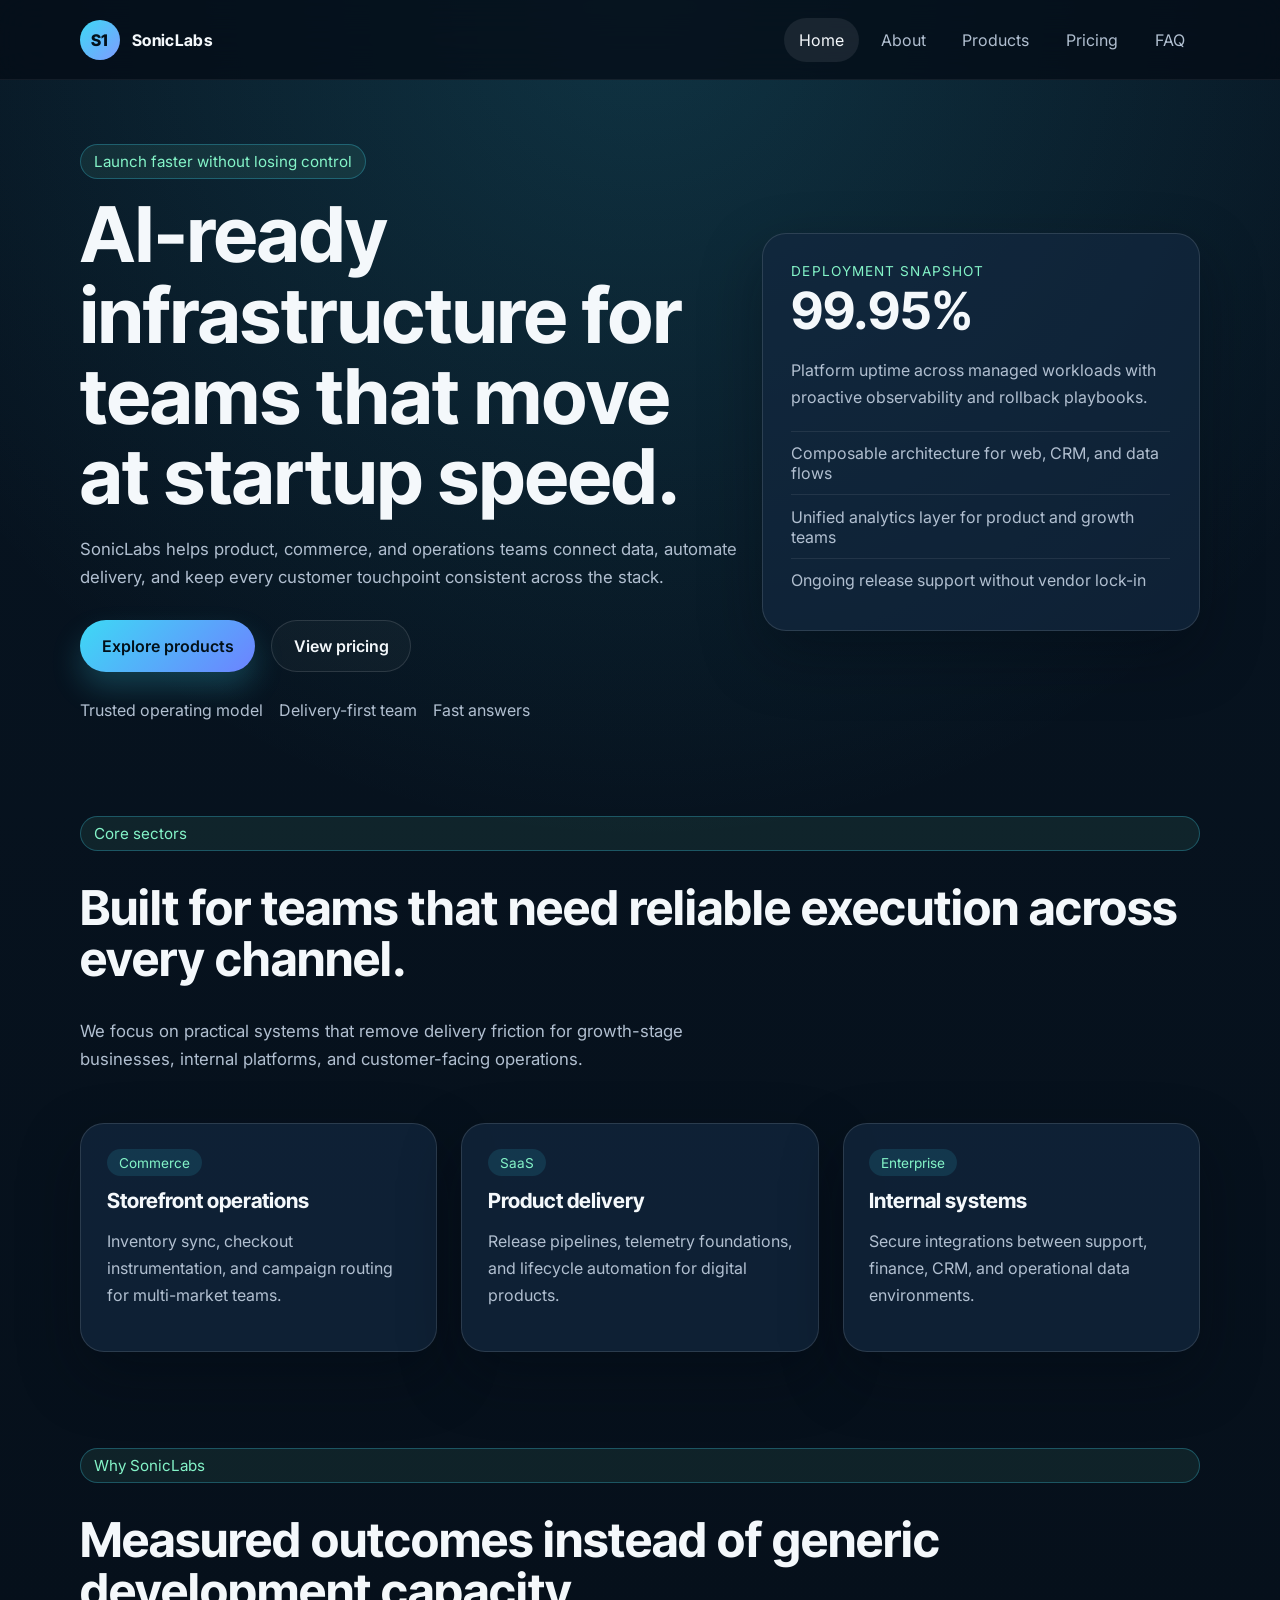
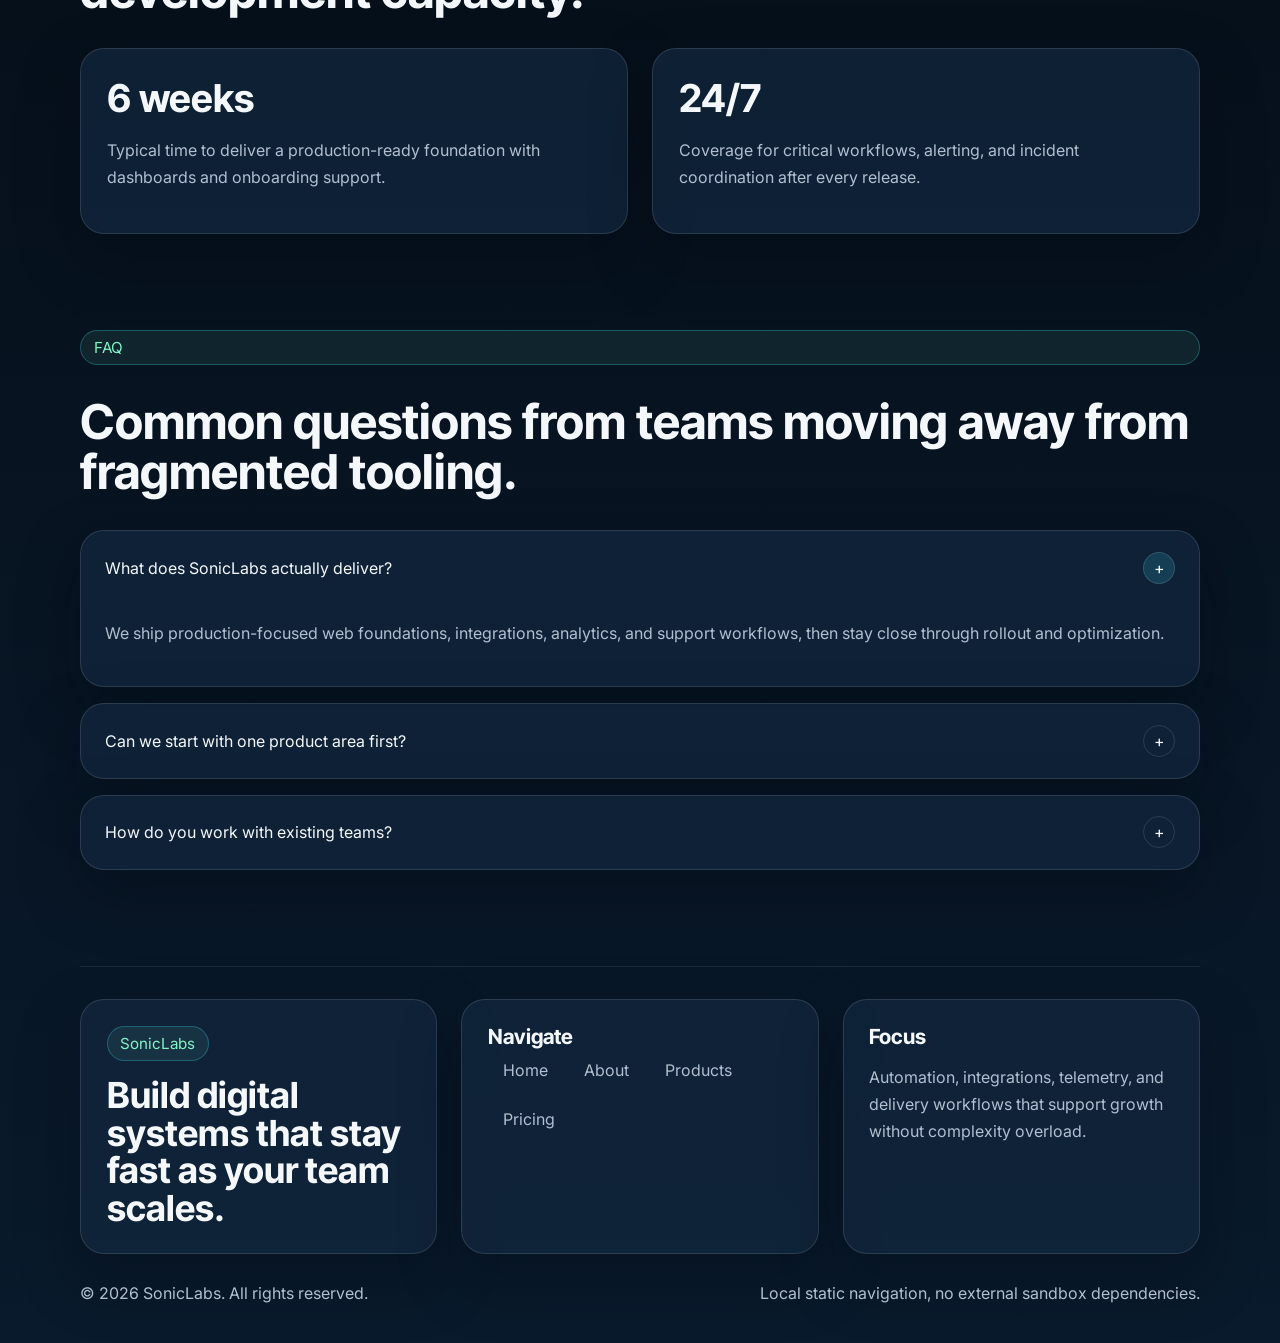
<file: soniclabs/index.html>
<!DOCTYPE html>
<html lang="en">
  <head>
    <meta charset="UTF-8">
    <meta name="viewport" content="width=device-width, initial-scale=1.0">
    <meta
      name="description"
      content="SonicLabs builds resilient AI-ready data and integration systems for growing digital teams."
    >
    <link href="css2.css" rel="stylesheet">
    <link href="site.css" rel="stylesheet">
    <link rel="icon" type="image/svg+xml" href="favicon.svg">
    <title>SonicLabs — AI-ready digital infrastructure</title>
  </head>
  <body>
    <div class="page-shell">
      <header class="site-header">
        <div class="container site-header__inner">
          <a class="brand" href="./">
            <span class="brand__mark">S1</span>
            <span>SonicLabs</span>
          </a>
          <nav class="site-nav" aria-label="Primary navigation">
            <button class="nav-toggle" type="button" aria-expanded="false" aria-label="Toggle menu" data-nav-toggle>
              <span class="nav-toggle__line"></span>
              <span class="nav-toggle__line"></span>
              <span class="nav-toggle__line"></span>
            </button>
            <div class="site-nav__links" data-nav-menu>
              <a href="./" aria-current="page">Home</a>
              <a href="about/">About</a>
              <a href="products/">Products</a>
              <a href="pricing/">Pricing</a>
              <a href="#faq">FAQ</a>
            </div>
          </nav>
        </div>
      </header>

      <main>
        <section class="hero">
          <div class="container hero__grid">
            <div class="hero__copy">
              <div class="eyebrow">Launch faster without losing control</div>
              <h1>AI-ready infrastructure for teams that move at startup speed.</h1>
              <p>
                SonicLabs helps product, commerce, and operations teams connect data, automate delivery,
                and keep every customer touchpoint consistent across the stack.
              </p>
              <div class="hero__actions">
                <a class="button" href="products/">Explore products</a>
                <a class="button-secondary" href="pricing/">View pricing</a>
              </div>
              <div class="hero__meta">
                <a href="#sectors">Trusted operating model</a>
                <a href="about/#team">Delivery-first team</a>
                <a href="#faq">Fast answers</a>
              </div>
            </div>
            <div class="panel hero-card">
              <div class="hero-card__label">Deployment snapshot</div>
              <div class="hero-card__value">99.95%</div>
              <p>Platform uptime across managed workloads with proactive observability and rollback playbooks.</p>
              <ul class="hero-card__list">
                <li>Composable architecture for web, CRM, and data flows</li>
                <li>Unified analytics layer for product and growth teams</li>
                <li>Ongoing release support without vendor lock-in</li>
              </ul>
            </div>
          </div>
        </section>

        <section class="section anchor-offset" id="sectors">
          <div class="container">
            <div class="section-heading">
              <div class="eyebrow">Core sectors</div>
              <h2>Built for teams that need reliable execution across every channel.</h2>
              <p class="section__intro">
                We focus on practical systems that remove delivery friction for growth-stage businesses,
                internal platforms, and customer-facing operations.
              </p>
            </div>
            <div class="cards">
              <article class="card">
                <div class="card__tag">Commerce</div>
                <h3>Storefront operations</h3>
                <p>Inventory sync, checkout instrumentation, and campaign routing for multi-market teams.</p>
              </article>
              <article class="card">
                <div class="card__tag">SaaS</div>
                <h3>Product delivery</h3>
                <p>Release pipelines, telemetry foundations, and lifecycle automation for digital products.</p>
              </article>
              <article class="card">
                <div class="card__tag">Enterprise</div>
                <h3>Internal systems</h3>
                <p>Secure integrations between support, finance, CRM, and operational data environments.</p>
              </article>
            </div>
          </div>
        </section>

        <section class="section">
          <div class="container">
            <div class="section-heading">
              <div class="eyebrow">Why SonicLabs</div>
              <h2>Measured outcomes instead of generic development capacity.</h2>
            </div>
            <div class="stats">
              <article class="stat">
                <div class="stat__value">6 weeks</div>
                <p>Typical time to deliver a production-ready foundation with dashboards and onboarding support.</p>
              </article>
              <article class="stat">
                <div class="stat__value">24/7</div>
                <p>Coverage for critical workflows, alerting, and incident coordination after every release.</p>
              </article>
            </div>
          </div>
        </section>

        <section class="section anchor-offset" id="faq">
          <div class="container">
            <div class="section-heading">
              <div class="eyebrow">FAQ</div>
              <h2>Common questions from teams moving away from fragmented tooling.</h2>
            </div>
            <div class="faq">
              <article class="faq-item is-open">
                <button class="faq-question" type="button" aria-expanded="true" data-faq-question>
                  <span>What does SonicLabs actually deliver?</span>
                  <span class="faq-question__icon">+</span>
                </button>
                <div class="faq-answer" style="max-height: 240px;">
                  <div class="faq-answer__inner">
                    <p>
                      We ship production-focused web foundations, integrations, analytics, and support workflows,
                      then stay close through rollout and optimization.
                    </p>
                  </div>
                </div>
              </article>
              <article class="faq-item">
                <button class="faq-question" type="button" aria-expanded="false" data-faq-question>
                  <span>Can we start with one product area first?</span>
                  <span class="faq-question__icon">+</span>
                </button>
                <div class="faq-answer">
                  <div class="faq-answer__inner">
                    <p>
                      Yes. Many teams begin with a pilot around reporting, customer operations, or a single workflow,
                      then expand after the initial launch proves value.
                    </p>
                  </div>
                </div>
              </article>
              <article class="faq-item">
                <button class="faq-question" type="button" aria-expanded="false" data-faq-question>
                  <span>How do you work with existing teams?</span>
                  <span class="faq-question__icon">+</span>
                </button>
                <div class="faq-answer">
                  <div class="faq-answer__inner">
                    <p>
                      We plug into the current roadmap, document operational handoff, and design for maintainability so internal teams can keep moving independently.
                    </p>
                  </div>
                </div>
              </article>
            </div>
          </div>
        </section>
      </main>

      <footer class="site-footer">
        <div class="container site-footer__inner">
          <div class="footer-grid">
            <div class="footer-card">
              <div class="eyebrow">SonicLabs</div>
              <h2 class="footer-title" data-footer-title data-full-title="Build digital systems that stay fast as your team scales." data-short-title="Build faster. Scale cleaner.">
                Build digital systems that stay fast as your team scales.
              </h2>
            </div>
            <div class="footer-card">
              <h3>Navigate</h3>
              <div class="footer-nav">
                <a href="./">Home</a>
                <a href="about/">About</a>
                <a href="products/">Products</a>
                <a href="pricing/">Pricing</a>
              </div>
            </div>
            <div class="footer-card">
              <h3>Focus</h3>
              <p>Automation, integrations, telemetry, and delivery workflows that support growth without complexity overload.</p>
            </div>
          </div>
          <div class="footer-meta">
            <span>© <span data-year></span> SonicLabs. All rights reserved.</span>
            <span>Local static navigation, no external sandbox dependencies.</span>
          </div>
        </div>
      </footer>
    </div>

    <script src="site.js"></script>
  </body>
</html>
</file>
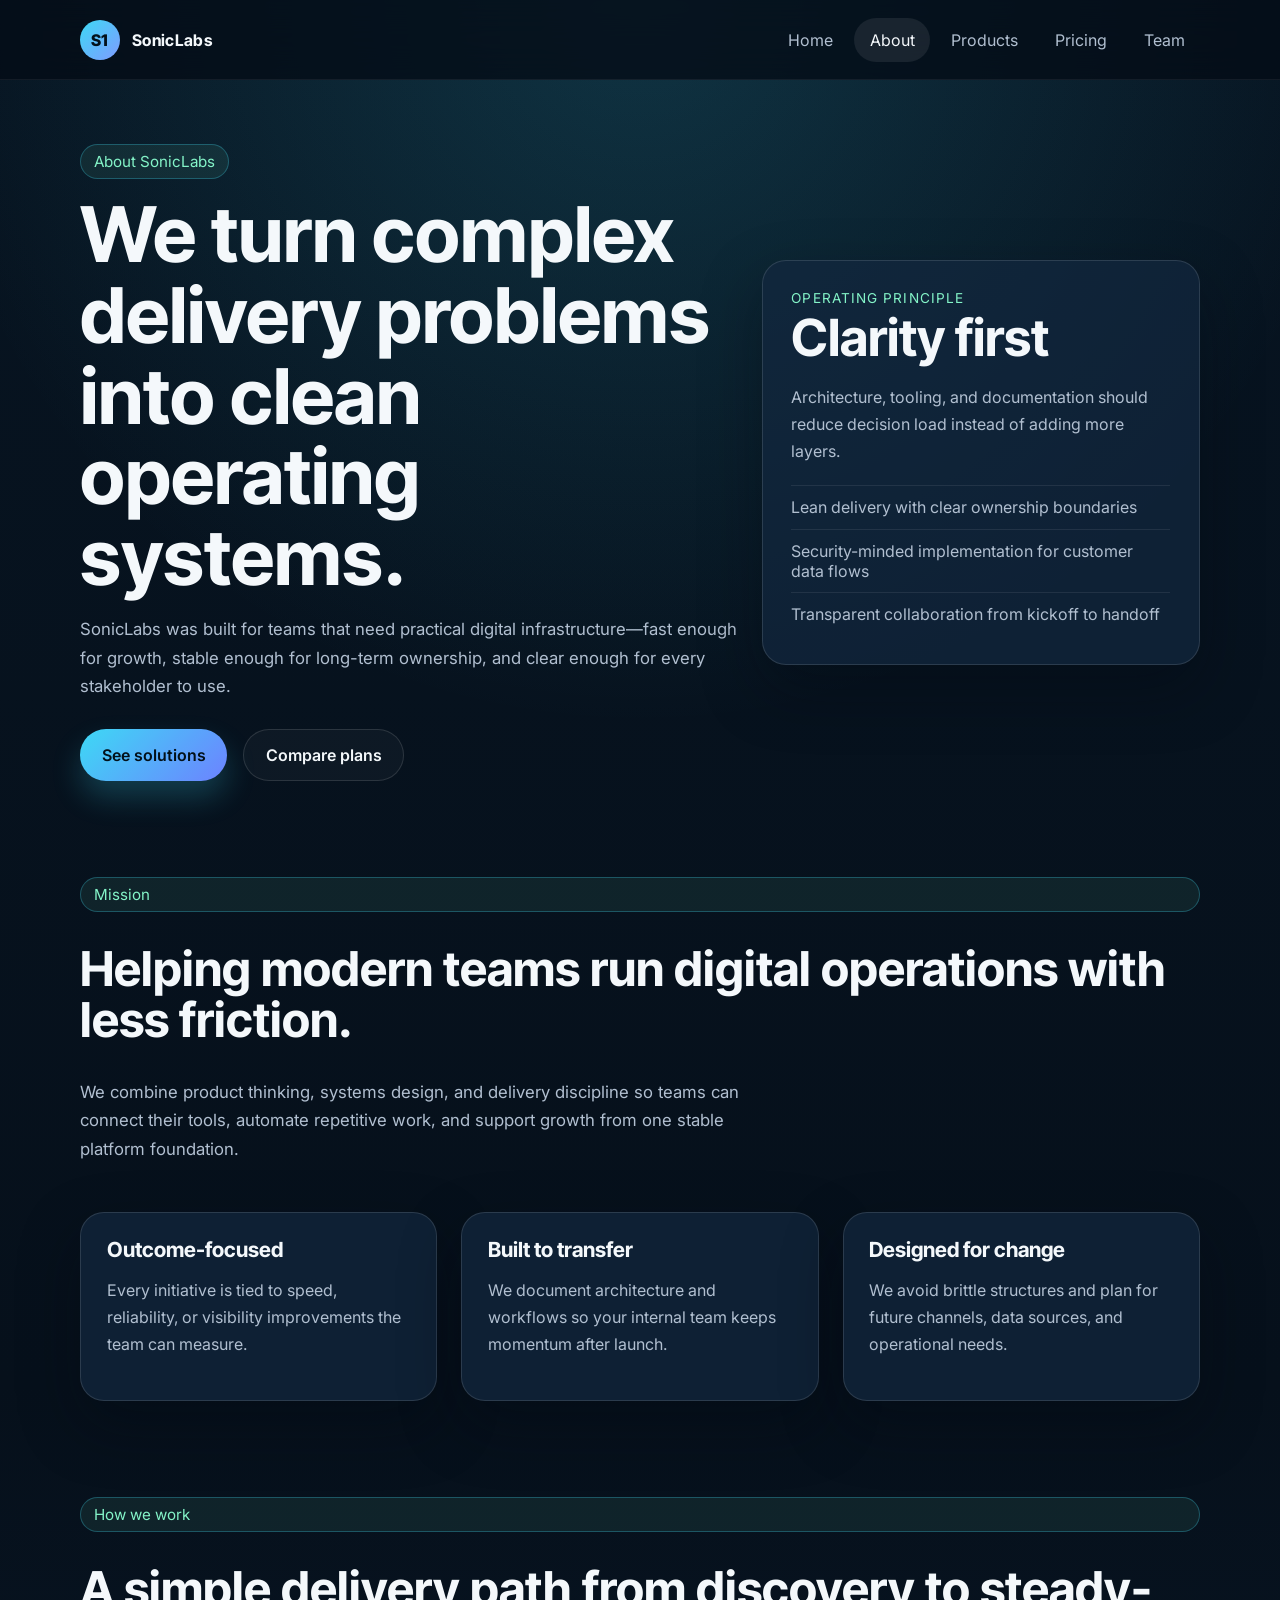
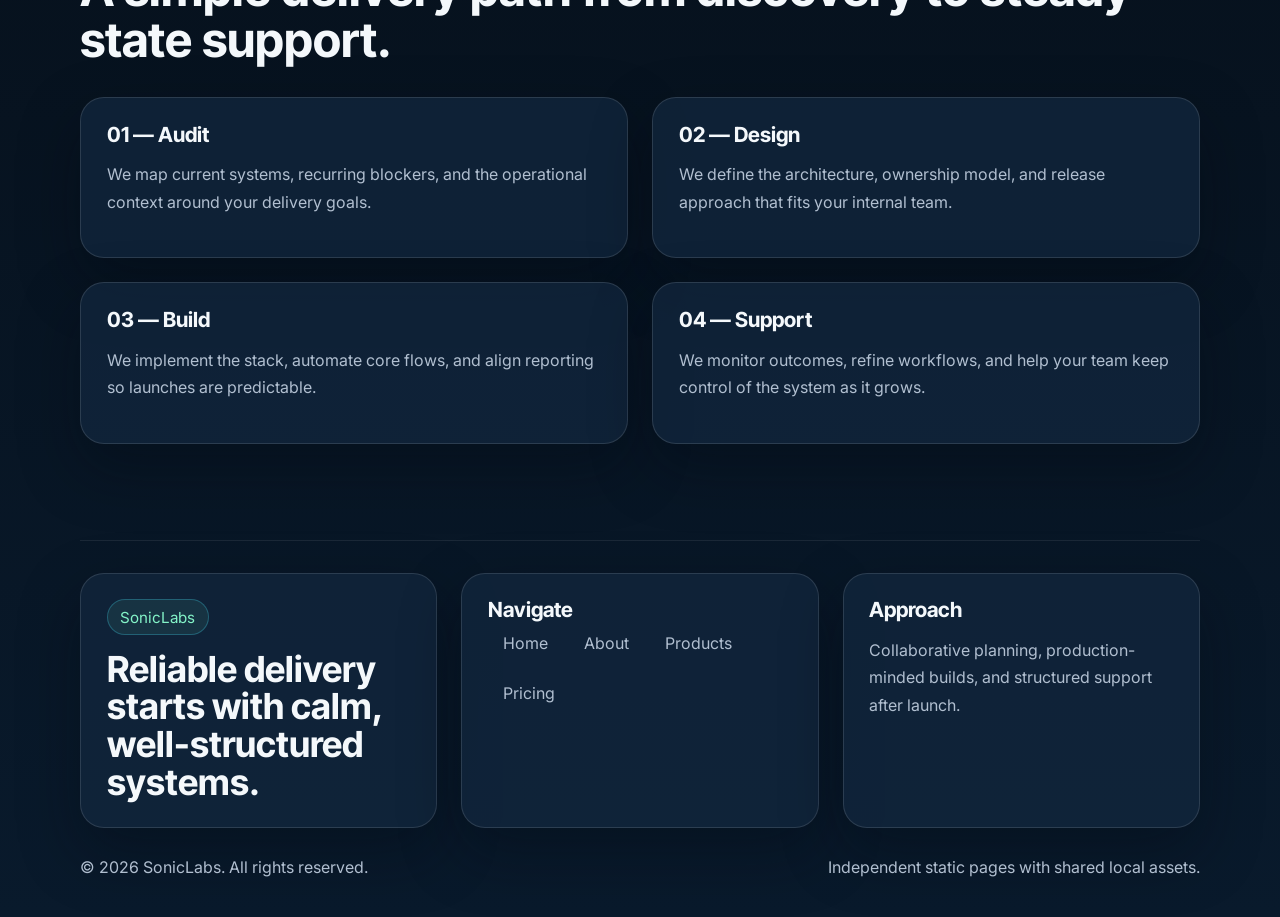
<file: soniclabs/about/index.html>
<!DOCTYPE html>
<html lang="en">
  <head>
    <meta charset="UTF-8">
    <meta name="viewport" content="width=device-width, initial-scale=1.0">
    <meta
      name="description"
      content="Learn how SonicLabs helps teams ship reliable platforms, integrations, and product operations."
    >
    <link href="../css2.css" rel="stylesheet">
    <link href="../site.css" rel="stylesheet">
    <link rel="icon" type="image/svg+xml" href="../favicon.svg">
    <title>About SonicLabs</title>
  </head>
  <body>
    <div class="page-shell">
      <header class="site-header">
        <div class="container site-header__inner">
          <a class="brand" href="../">
            <span class="brand__mark">S1</span>
            <span>SonicLabs</span>
          </a>
          <nav class="site-nav" aria-label="Primary navigation">
            <button class="nav-toggle" type="button" aria-expanded="false" aria-label="Toggle menu" data-nav-toggle>
              <span class="nav-toggle__line"></span>
              <span class="nav-toggle__line"></span>
              <span class="nav-toggle__line"></span>
            </button>
            <div class="site-nav__links" data-nav-menu>
              <a href="../">Home</a>
              <a href="./" aria-current="page">About</a>
              <a href="../products/">Products</a>
              <a href="../pricing/">Pricing</a>
              <a href="#team">Team</a>
            </div>
          </nav>
        </div>
      </header>

      <main>
        <section class="hero">
          <div class="container hero__grid">
            <div class="hero__copy">
              <div class="eyebrow">About SonicLabs</div>
              <h1>We turn complex delivery problems into clean operating systems.</h1>
              <p>
                SonicLabs was built for teams that need practical digital infrastructure—fast enough for growth,
                stable enough for long-term ownership, and clear enough for every stakeholder to use.
              </p>
              <div class="hero__actions">
                <a class="button" href="../products/">See solutions</a>
                <a class="button-secondary" href="../pricing/">Compare plans</a>
              </div>
            </div>
            <div class="panel hero-card">
              <div class="hero-card__label">Operating principle</div>
              <div class="hero-card__value">Clarity first</div>
              <p>Architecture, tooling, and documentation should reduce decision load instead of adding more layers.</p>
              <ul class="hero-card__list">
                <li>Lean delivery with clear ownership boundaries</li>
                <li>Security-minded implementation for customer data flows</li>
                <li>Transparent collaboration from kickoff to handoff</li>
              </ul>
            </div>
          </div>
        </section>

        <section class="section">
          <div class="container">
            <div class="section-heading">
              <div class="eyebrow">Mission</div>
              <h2>Helping modern teams run digital operations with less friction.</h2>
              <p class="section__intro">
                We combine product thinking, systems design, and delivery discipline so teams can connect their tools,
                automate repetitive work, and support growth from one stable platform foundation.
              </p>
            </div>
            <div class="cards">
              <article class="card">
                <h3>Outcome-focused</h3>
                <p>Every initiative is tied to speed, reliability, or visibility improvements the team can measure.</p>
              </article>
              <article class="card">
                <h3>Built to transfer</h3>
                <p>We document architecture and workflows so your internal team keeps momentum after launch.</p>
              </article>
              <article class="card">
                <h3>Designed for change</h3>
                <p>We avoid brittle structures and plan for future channels, data sources, and operational needs.</p>
              </article>
            </div>
          </div>
        </section>

        <section class="section anchor-offset" id="team">
          <div class="container">
            <div class="section-heading">
              <div class="eyebrow">How we work</div>
              <h2>A simple delivery path from discovery to steady-state support.</h2>
            </div>
            <div class="timeline">
              <article class="timeline__item">
                <h3>01 — Audit</h3>
                <p>We map current systems, recurring blockers, and the operational context around your delivery goals.</p>
              </article>
              <article class="timeline__item">
                <h3>02 — Design</h3>
                <p>We define the architecture, ownership model, and release approach that fits your internal team.</p>
              </article>
              <article class="timeline__item">
                <h3>03 — Build</h3>
                <p>We implement the stack, automate core flows, and align reporting so launches are predictable.</p>
              </article>
              <article class="timeline__item">
                <h3>04 — Support</h3>
                <p>We monitor outcomes, refine workflows, and help your team keep control of the system as it grows.</p>
              </article>
            </div>
          </div>
        </section>
      </main>

      <footer class="site-footer">
        <div class="container site-footer__inner">
          <div class="footer-grid">
            <div class="footer-card">
              <div class="eyebrow">SonicLabs</div>
              <h2 class="footer-title" data-footer-title data-full-title="Reliable delivery starts with calm, well-structured systems." data-short-title="Reliable systems win.">
                Reliable delivery starts with calm, well-structured systems.
              </h2>
            </div>
            <div class="footer-card">
              <h3>Navigate</h3>
              <div class="footer-nav">
                <a href="../">Home</a>
                <a href="./">About</a>
                <a href="../products/">Products</a>
                <a href="../pricing/">Pricing</a>
              </div>
            </div>
            <div class="footer-card">
              <h3>Approach</h3>
              <p>Collaborative planning, production-minded builds, and structured support after launch.</p>
            </div>
          </div>
          <div class="footer-meta">
            <span>© <span data-year></span> SonicLabs. All rights reserved.</span>
            <span>Independent static pages with shared local assets.</span>
          </div>
        </div>
      </footer>
    </div>

    <script src="../site.js"></script>
  </body>
</html>
</file>
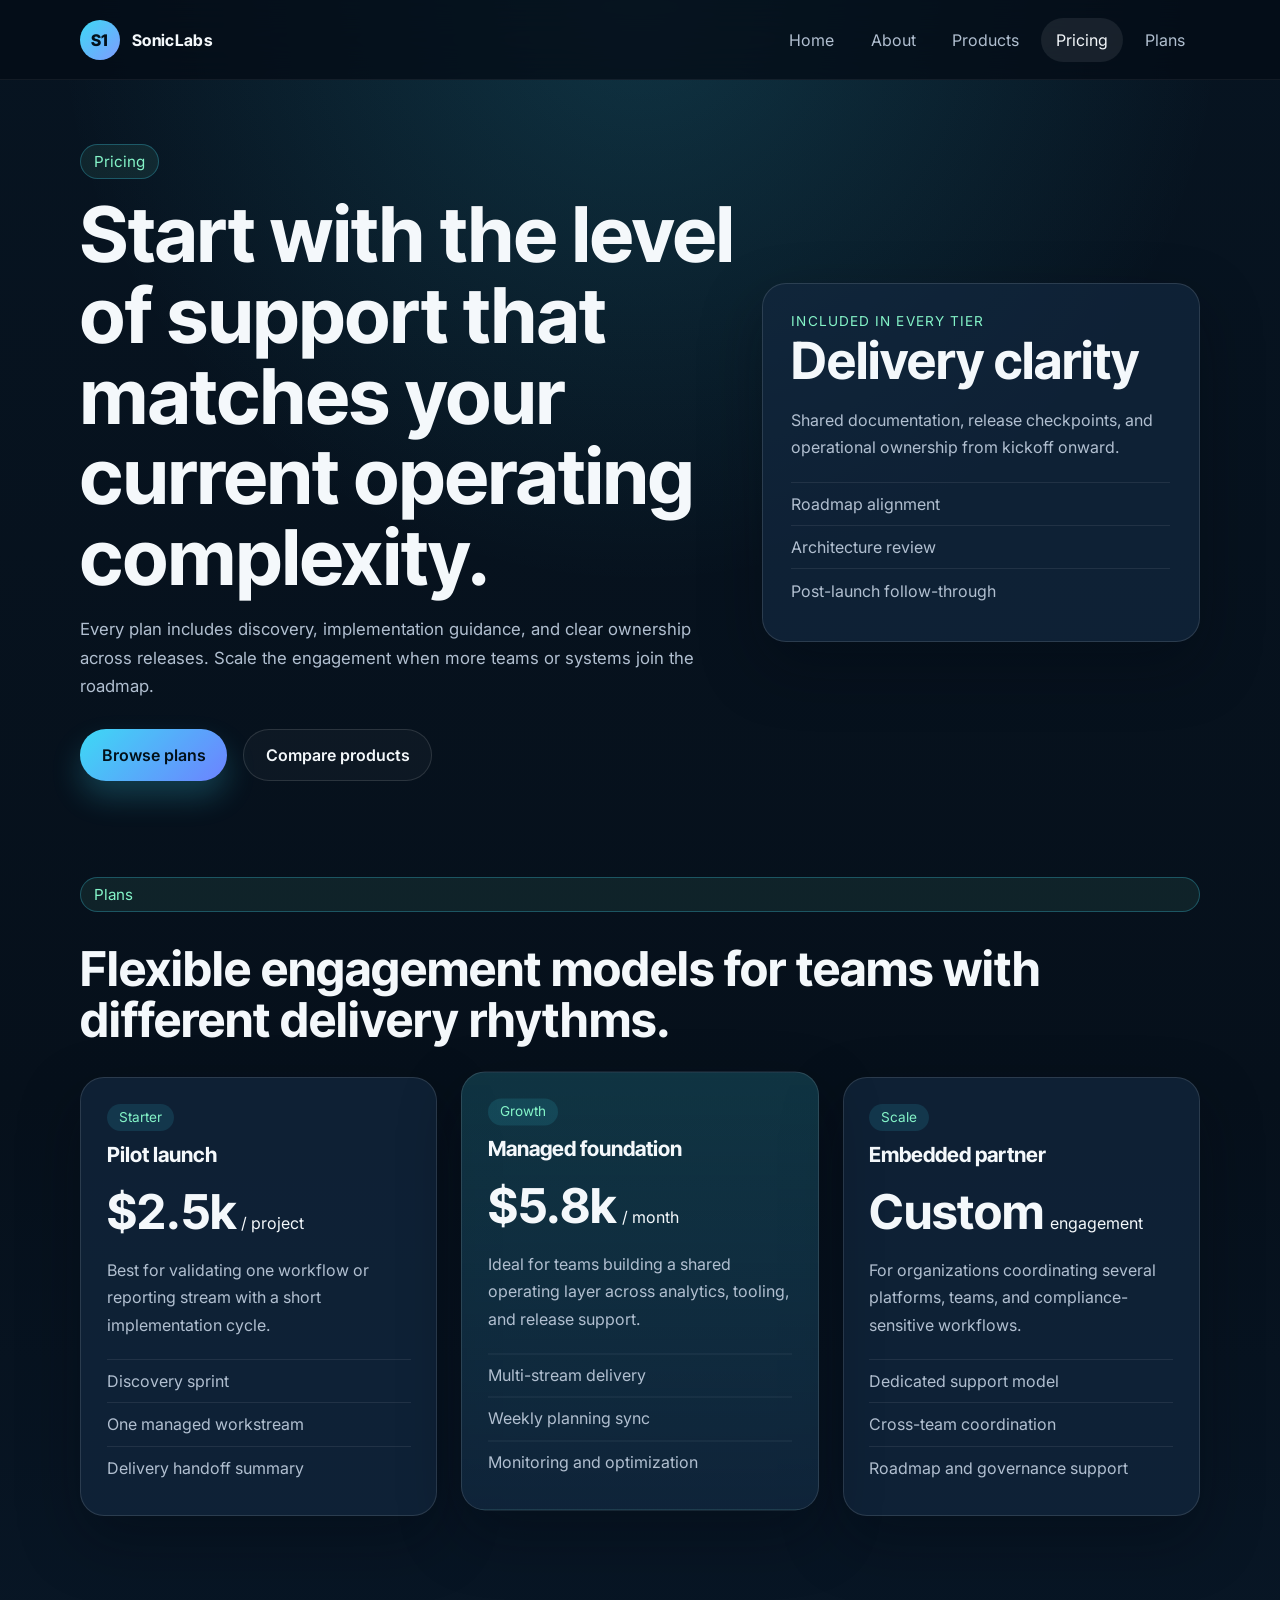
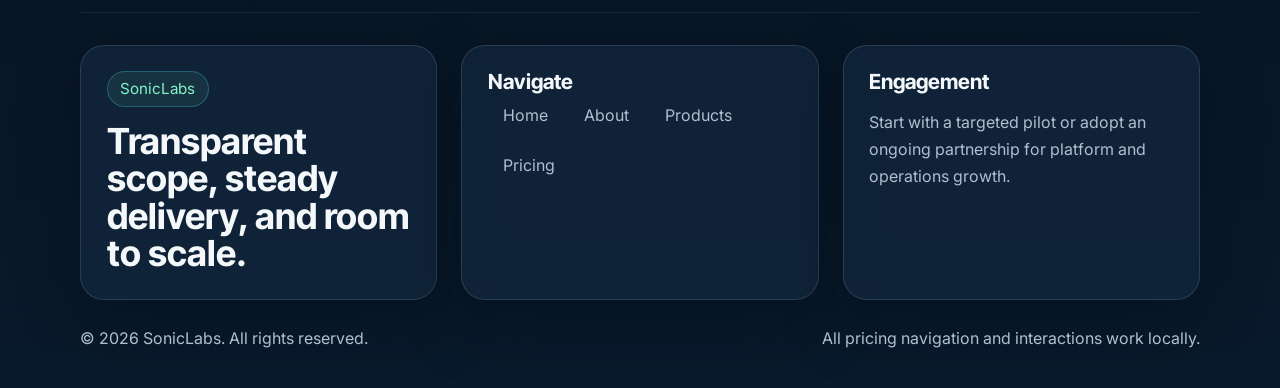
<file: soniclabs/pricing/index.html>
<!DOCTYPE html>
<html lang="en">
  <head>
    <meta charset="UTF-8">
    <meta name="viewport" content="width=device-width, initial-scale=1.0">
    <meta
      name="description"
      content="Review SonicLabs pricing plans for managed digital infrastructure and delivery support."
    >
    <link href="../css2.css" rel="stylesheet">
    <link href="../site.css" rel="stylesheet">
    <link rel="icon" type="image/svg+xml" href="../favicon.svg">
    <title>SonicLabs Pricing</title>
  </head>
  <body>
    <div class="page-shell">
      <header class="site-header">
        <div class="container site-header__inner">
          <a class="brand" href="../">
            <span class="brand__mark">S1</span>
            <span>SonicLabs</span>
          </a>
          <nav class="site-nav" aria-label="Primary navigation">
            <button class="nav-toggle" type="button" aria-expanded="false" aria-label="Toggle menu" data-nav-toggle>
              <span class="nav-toggle__line"></span>
              <span class="nav-toggle__line"></span>
              <span class="nav-toggle__line"></span>
            </button>
            <div class="site-nav__links" data-nav-menu>
              <a href="../">Home</a>
              <a href="../about/">About</a>
              <a href="../products/">Products</a>
              <a href="./" aria-current="page">Pricing</a>
              <a href="#plans">Plans</a>
            </div>
          </nav>
        </div>
      </header>

      <main>
        <section class="hero">
          <div class="container hero__grid">
            <div class="hero__copy">
              <div class="eyebrow">Pricing</div>
              <h1>Start with the level of support that matches your current operating complexity.</h1>
              <p>
                Every plan includes discovery, implementation guidance, and clear ownership across releases.
                Scale the engagement when more teams or systems join the roadmap.
              </p>
              <div class="hero__actions">
                <a class="button" href="#plans">Browse plans</a>
                <a class="button-secondary" href="../products/">Compare products</a>
              </div>
            </div>
            <div class="panel hero-card">
              <div class="hero-card__label">Included in every tier</div>
              <div class="hero-card__value">Delivery clarity</div>
              <p>Shared documentation, release checkpoints, and operational ownership from kickoff onward.</p>
              <ul class="hero-card__list">
                <li>Roadmap alignment</li>
                <li>Architecture review</li>
                <li>Post-launch follow-through</li>
              </ul>
            </div>
          </div>
        </section>

        <section class="section anchor-offset" id="plans">
          <div class="container">
            <div class="section-heading">
              <div class="eyebrow">Plans</div>
              <h2>Flexible engagement models for teams with different delivery rhythms.</h2>
            </div>
            <div class="pricing-grid">
              <article class="pricing-card">
                <div class="pricing-card__tag">Starter</div>
                <h3>Pilot launch</h3>
                <div class="price"><strong>$2.5k</strong><span>/ project</span></div>
                <p>Best for validating one workflow or reporting stream with a short implementation cycle.</p>
                <ul>
                  <li>Discovery sprint</li>
                  <li>One managed workstream</li>
                  <li>Delivery handoff summary</li>
                </ul>
              </article>
              <article class="pricing-card pricing-card--featured">
                <div class="pricing-card__tag">Growth</div>
                <h3>Managed foundation</h3>
                <div class="price"><strong>$5.8k</strong><span>/ month</span></div>
                <p>Ideal for teams building a shared operating layer across analytics, tooling, and release support.</p>
                <ul>
                  <li>Multi-stream delivery</li>
                  <li>Weekly planning sync</li>
                  <li>Monitoring and optimization</li>
                </ul>
              </article>
              <article class="pricing-card">
                <div class="pricing-card__tag">Scale</div>
                <h3>Embedded partner</h3>
                <div class="price"><strong>Custom</strong><span>engagement</span></div>
                <p>For organizations coordinating several platforms, teams, and compliance-sensitive workflows.</p>
                <ul>
                  <li>Dedicated support model</li>
                  <li>Cross-team coordination</li>
                  <li>Roadmap and governance support</li>
                </ul>
              </article>
            </div>
          </div>
        </section>
      </main>

      <footer class="site-footer">
        <div class="container site-footer__inner">
          <div class="footer-grid">
            <div class="footer-card">
              <div class="eyebrow">SonicLabs</div>
              <h2 class="footer-title" data-footer-title data-full-title="Transparent scope, steady delivery, and room to scale." data-short-title="Scope clear. Scale ready.">
                Transparent scope, steady delivery, and room to scale.
              </h2>
            </div>
            <div class="footer-card">
              <h3>Navigate</h3>
              <div class="footer-nav">
                <a href="../">Home</a>
                <a href="../about/">About</a>
                <a href="../products/">Products</a>
                <a href="./">Pricing</a>
              </div>
            </div>
            <div class="footer-card">
              <h3>Engagement</h3>
              <p>Start with a targeted pilot or adopt an ongoing partnership for platform and operations growth.</p>
            </div>
          </div>
          <div class="footer-meta">
            <span>© <span data-year></span> SonicLabs. All rights reserved.</span>
            <span>All pricing navigation and interactions work locally.</span>
          </div>
        </div>
      </footer>
    </div>

    <script src="../site.js"></script>
  </body>
</html>
</file>
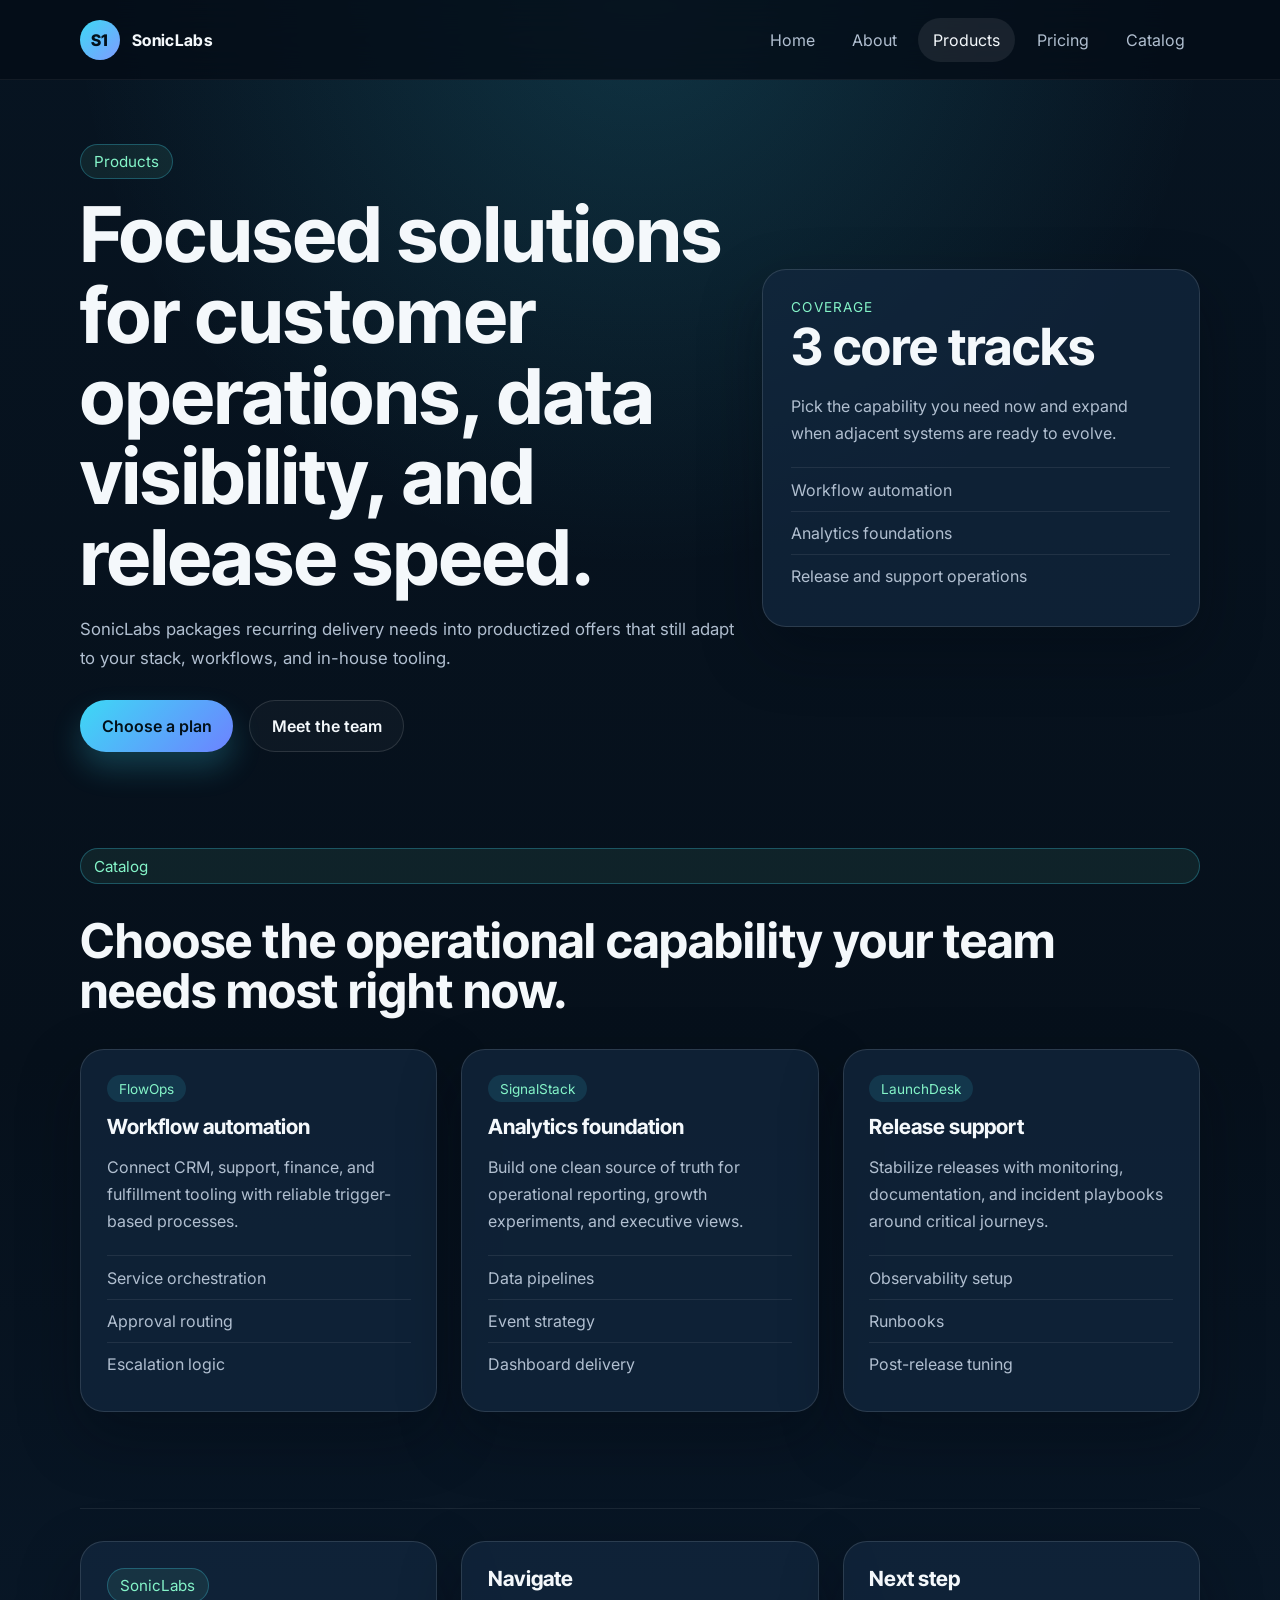
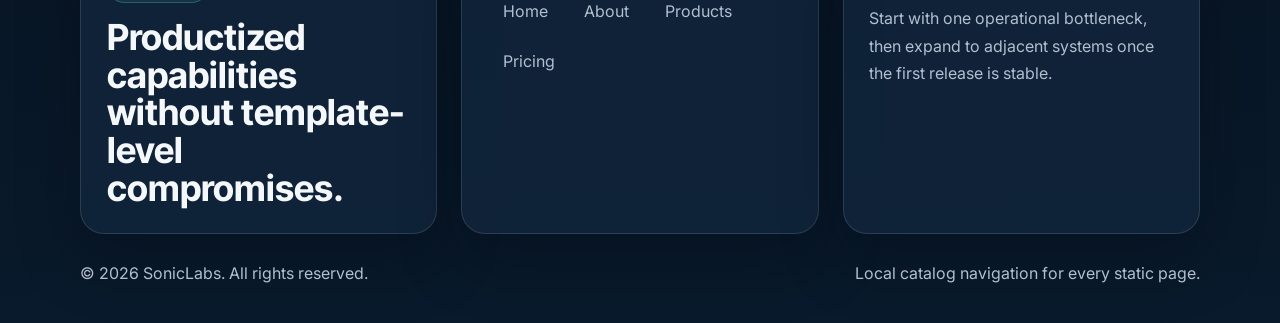
<file: soniclabs/products/index.html>
<!DOCTYPE html>
<html lang="en">
  <head>
    <meta charset="UTF-8">
    <meta name="viewport" content="width=device-width, initial-scale=1.0">
    <meta
      name="description"
      content="Explore SonicLabs products for digital operations, analytics, and workflow automation."
    >
    <link href="../css2.css" rel="stylesheet">
    <link href="../site.css" rel="stylesheet">
    <link rel="icon" type="image/svg+xml" href="../favicon.svg">
    <title>SonicLabs Products</title>
  </head>
  <body>
    <div class="page-shell">
      <header class="site-header">
        <div class="container site-header__inner">
          <a class="brand" href="../">
            <span class="brand__mark">S1</span>
            <span>SonicLabs</span>
          </a>
          <nav class="site-nav" aria-label="Primary navigation">
            <button class="nav-toggle" type="button" aria-expanded="false" aria-label="Toggle menu" data-nav-toggle>
              <span class="nav-toggle__line"></span>
              <span class="nav-toggle__line"></span>
              <span class="nav-toggle__line"></span>
            </button>
            <div class="site-nav__links" data-nav-menu>
              <a href="../">Home</a>
              <a href="../about/">About</a>
              <a href="./" aria-current="page">Products</a>
              <a href="../pricing/">Pricing</a>
              <a href="#catalog">Catalog</a>
            </div>
          </nav>
        </div>
      </header>

      <main>
        <section class="hero">
          <div class="container hero__grid">
            <div class="hero__copy">
              <div class="eyebrow">Products</div>
              <h1>Focused solutions for customer operations, data visibility, and release speed.</h1>
              <p>
                SonicLabs packages recurring delivery needs into productized offers that still adapt to your stack,
                workflows, and in-house tooling.
              </p>
              <div class="hero__actions">
                <a class="button" href="../pricing/">Choose a plan</a>
                <a class="button-secondary" href="../about/">Meet the team</a>
              </div>
            </div>
            <div class="panel hero-card">
              <div class="hero-card__label">Coverage</div>
              <div class="hero-card__value">3 core tracks</div>
              <p>Pick the capability you need now and expand when adjacent systems are ready to evolve.</p>
              <ul class="hero-card__list">
                <li>Workflow automation</li>
                <li>Analytics foundations</li>
                <li>Release and support operations</li>
              </ul>
            </div>
          </div>
        </section>

        <section class="section anchor-offset" id="catalog">
          <div class="container">
            <div class="section-heading">
              <div class="eyebrow">Catalog</div>
              <h2>Choose the operational capability your team needs most right now.</h2>
            </div>
            <div class="cards">
              <article class="card">
                <div class="card__tag">FlowOps</div>
                <h3>Workflow automation</h3>
                <p>Connect CRM, support, finance, and fulfillment tooling with reliable trigger-based processes.</p>
                <ul>
                  <li>Service orchestration</li>
                  <li>Approval routing</li>
                  <li>Escalation logic</li>
                </ul>
              </article>
              <article class="card">
                <div class="card__tag">SignalStack</div>
                <h3>Analytics foundation</h3>
                <p>Build one clean source of truth for operational reporting, growth experiments, and executive views.</p>
                <ul>
                  <li>Data pipelines</li>
                  <li>Event strategy</li>
                  <li>Dashboard delivery</li>
                </ul>
              </article>
              <article class="card">
                <div class="card__tag">LaunchDesk</div>
                <h3>Release support</h3>
                <p>Stabilize releases with monitoring, documentation, and incident playbooks around critical journeys.</p>
                <ul>
                  <li>Observability setup</li>
                  <li>Runbooks</li>
                  <li>Post-release tuning</li>
                </ul>
              </article>
            </div>
          </div>
        </section>
      </main>

      <footer class="site-footer">
        <div class="container site-footer__inner">
          <div class="footer-grid">
            <div class="footer-card">
              <div class="eyebrow">SonicLabs</div>
              <h2 class="footer-title" data-footer-title data-full-title="Productized capabilities without template-level compromises." data-short-title="Capabilities that fit.">
                Productized capabilities without template-level compromises.
              </h2>
            </div>
            <div class="footer-card">
              <h3>Navigate</h3>
              <div class="footer-nav">
                <a href="../">Home</a>
                <a href="../about/">About</a>
                <a href="./">Products</a>
                <a href="../pricing/">Pricing</a>
              </div>
            </div>
            <div class="footer-card">
              <h3>Next step</h3>
              <p>Start with one operational bottleneck, then expand to adjacent systems once the first release is stable.</p>
            </div>
          </div>
          <div class="footer-meta">
            <span>© <span data-year></span> SonicLabs. All rights reserved.</span>
            <span>Local catalog navigation for every static page.</span>
          </div>
        </div>
      </footer>
    </div>

    <script src="../site.js"></script>
  </body>
</html>
</file>
<file: soniclabs/css2.css>
/* cyrillic-ext */
@font-face {
  font-family: 'Inter';
  font-style: italic;
  font-weight: 100 900;
  font-display: swap;
  src: url("UcCm3FwrK3iLTcvnUwkT9nA2.woff2") format('woff2');
  unicode-range: U+0460-052F, U+1C80-1C8A, U+20B4, U+2DE0-2DFF, U+A640-A69F, U+FE2E-FE2F;
}
/* cyrillic */
@font-face {
  font-family: 'Inter';
  font-style: italic;
  font-weight: 100 900;
  font-display: swap;
  src: url("UcCm3FwrK3iLTcvnUwAT9nA2.woff2") format('woff2');
  unicode-range: U+0301, U+0400-045F, U+0490-0491, U+04B0-04B1, U+2116;
}
/* greek-ext */
@font-face {
  font-family: 'Inter';
  font-style: italic;
  font-weight: 100 900;
  font-display: swap;
  src: url("UcCm3FwrK3iLTcvnUwgT9nA2.woff2") format('woff2');
  unicode-range: U+1F00-1FFF;
}
/* greek */
@font-face {
  font-family: 'Inter';
  font-style: italic;
  font-weight: 100 900;
  font-display: swap;
  src: url("UcCm3FwrK3iLTcvnUwcT9nA2.woff2") format('woff2');
  unicode-range: U+0370-0377, U+037A-037F, U+0384-038A, U+038C, U+038E-03A1, U+03A3-03FF;
}
/* vietnamese */
@font-face {
  font-family: 'Inter';
  font-style: italic;
  font-weight: 100 900;
  font-display: swap;
  src: url("UcCm3FwrK3iLTcvnUwsT9nA2.woff2") format('woff2');
  unicode-range: U+0102-0103, U+0110-0111, U+0128-0129, U+0168-0169, U+01A0-01A1, U+01AF-01B0, U+0300-0301, U+0303-0304, U+0308-0309, U+0323, U+0329, U+1EA0-1EF9, U+20AB;
}
/* latin-ext */
@font-face {
  font-family: 'Inter';
  font-style: italic;
  font-weight: 100 900;
  font-display: swap;
  src: url("UcCm3FwrK3iLTcvnUwoT9nA2.woff2") format('woff2');
  unicode-range: U+0100-02BA, U+02BD-02C5, U+02C7-02CC, U+02CE-02D7, U+02DD-02FF, U+0304, U+0308, U+0329, U+1D00-1DBF, U+1E00-1E9F, U+1EF2-1EFF, U+2020, U+20A0-20AB, U+20AD-20C0, U+2113, U+2C60-2C7F, U+A720-A7FF;
}
/* latin */
@font-face {
  font-family: 'Inter';
  font-style: italic;
  font-weight: 100 900;
  font-display: swap;
  src: url("UcCm3FwrK3iLTcvnUwQT9g.woff2") format('woff2');
  unicode-range: U+0000-00FF, U+0131, U+0152-0153, U+02BB-02BC, U+02C6, U+02DA, U+02DC, U+0304, U+0308, U+0329, U+2000-206F, U+20AC, U+2122, U+2191, U+2193, U+2212, U+2215, U+FEFF, U+FFFD;
}
/* cyrillic-ext */
@font-face {
  font-family: 'Inter';
  font-style: normal;
  font-weight: 100 900;
  font-display: swap;
  src: url("UcCo3FwrK3iLTcvvYwYL8g.woff2") format('woff2');
  unicode-range: U+0460-052F, U+1C80-1C8A, U+20B4, U+2DE0-2DFF, U+A640-A69F, U+FE2E-FE2F;
}
/* cyrillic */
@font-face {
  font-family: 'Inter';
  font-style: normal;
  font-weight: 100 900;
  font-display: swap;
  src: url("UcCo3FwrK3iLTcvmYwYL8g.woff2") format('woff2');
  unicode-range: U+0301, U+0400-045F, U+0490-0491, U+04B0-04B1, U+2116;
}
/* greek-ext */
@font-face {
  font-family: 'Inter';
  font-style: normal;
  font-weight: 100 900;
  font-display: swap;
  src: url("UcCo3FwrK3iLTcvuYwYL8g.woff2") format('woff2');
  unicode-range: U+1F00-1FFF;
}
/* greek */
@font-face {
  font-family: 'Inter';
  font-style: normal;
  font-weight: 100 900;
  font-display: swap;
  src: url("UcCo3FwrK3iLTcvhYwYL8g.woff2") format('woff2');
  unicode-range: U+0370-0377, U+037A-037F, U+0384-038A, U+038C, U+038E-03A1, U+03A3-03FF;
}
/* vietnamese */
@font-face {
  font-family: 'Inter';
  font-style: normal;
  font-weight: 100 900;
  font-display: swap;
  src: url("UcCo3FwrK3iLTcvtYwYL8g.woff2") format('woff2');
  unicode-range: U+0102-0103, U+0110-0111, U+0128-0129, U+0168-0169, U+01A0-01A1, U+01AF-01B0, U+0300-0301, U+0303-0304, U+0308-0309, U+0323, U+0329, U+1EA0-1EF9, U+20AB;
}
/* latin-ext */
@font-face {
  font-family: 'Inter';
  font-style: normal;
  font-weight: 100 900;
  font-display: swap;
  src: url("UcCo3FwrK3iLTcvsYwYL8g.woff2") format('woff2');
  unicode-range: U+0100-02BA, U+02BD-02C5, U+02C7-02CC, U+02CE-02D7, U+02DD-02FF, U+0304, U+0308, U+0329, U+1D00-1DBF, U+1E00-1E9F, U+1EF2-1EFF, U+2020, U+20A0-20AB, U+20AD-20C0, U+2113, U+2C60-2C7F, U+A720-A7FF;
}
/* latin */
@font-face {
  font-family: 'Inter';
  font-style: normal;
  font-weight: 100 900;
  font-display: swap;
  src: url("UcCo3FwrK3iLTcviYwY.woff2") format('woff2');
  unicode-range: U+0000-00FF, U+0131, U+0152-0153, U+02BB-02BC, U+02C6, U+02DA, U+02DC, U+0304, U+0308, U+0329, U+2000-206F, U+20AC, U+2122, U+2191, U+2193, U+2212, U+2215, U+FEFF, U+FFFD;
}
/* cyrillic-ext */
@font-face {
  font-family: 'Inter Tight';
  font-style: italic;
  font-weight: 100 900;
  font-display: swap;
  src: url("NGSyv5HMAFg6IuGlBNMjxLsCwadkRFe9.woff2") format('woff2');
  unicode-range: U+0460-052F, U+1C80-1C8A, U+20B4, U+2DE0-2DFF, U+A640-A69F, U+FE2E-FE2F;
}
/* cyrillic */
@font-face {
  font-family: 'Inter Tight';
  font-style: italic;
  font-weight: 100 900;
  font-display: swap;
  src: url("NGSyv5HMAFg6IuGlBNMjxLsCwa5kRFe9.woff2") format('woff2');
  unicode-range: U+0301, U+0400-045F, U+0490-0491, U+04B0-04B1, U+2116;
}
/* greek-ext */
@font-face {
  font-family: 'Inter Tight';
  font-style: italic;
  font-weight: 100 900;
  font-display: swap;
  src: url("NGSyv5HMAFg6IuGlBNMjxLsCwaZkRFe9.woff2") format('woff2');
  unicode-range: U+1F00-1FFF;
}
/* greek */
@font-face {
  font-family: 'Inter Tight';
  font-style: italic;
  font-weight: 100 900;
  font-display: swap;
  src: url("NGSyv5HMAFg6IuGlBNMjxLsCwalkRFe9.woff2") format('woff2');
  unicode-range: U+0370-0377, U+037A-037F, U+0384-038A, U+038C, U+038E-03A1, U+03A3-03FF;
}
/* vietnamese */
@font-face {
  font-family: 'Inter Tight';
  font-style: italic;
  font-weight: 100 900;
  font-display: swap;
  src: url("NGSyv5HMAFg6IuGlBNMjxLsCwaVkRFe9.woff2") format('woff2');
  unicode-range: U+0102-0103, U+0110-0111, U+0128-0129, U+0168-0169, U+01A0-01A1, U+01AF-01B0, U+0300-0301, U+0303-0304, U+0308-0309, U+0323, U+0329, U+1EA0-1EF9, U+20AB;
}
/* latin-ext */
@font-face {
  font-family: 'Inter Tight';
  font-style: italic;
  font-weight: 100 900;
  font-display: swap;
  src: url("NGSyv5HMAFg6IuGlBNMjxLsCwaRkRFe9.woff2") format('woff2');
  unicode-range: U+0100-02BA, U+02BD-02C5, U+02C7-02CC, U+02CE-02D7, U+02DD-02FF, U+0304, U+0308, U+0329, U+1D00-1DBF, U+1E00-1E9F, U+1EF2-1EFF, U+2020, U+20A0-20AB, U+20AD-20C0, U+2113, U+2C60-2C7F, U+A720-A7FF;
}
/* latin */
@font-face {
  font-family: 'Inter Tight';
  font-style: italic;
  font-weight: 100 900;
  font-display: swap;
  src: url("NGSyv5HMAFg6IuGlBNMjxLsCwapkRA.woff2") format('woff2');
  unicode-range: U+0000-00FF, U+0131, U+0152-0153, U+02BB-02BC, U+02C6, U+02DA, U+02DC, U+0304, U+0308, U+0329, U+2000-206F, U+20AC, U+2122, U+2191, U+2193, U+2212, U+2215, U+FEFF, U+FFFD;
}
/* cyrillic-ext */
@font-face {
  font-family: 'Inter Tight';
  font-style: normal;
  font-weight: 100 900;
  font-display: swap;
  src: url("NGSwv5HMAFg6IuGlBNMjxLsK8ah8QA.woff2") format('woff2');
  unicode-range: U+0460-052F, U+1C80-1C8A, U+20B4, U+2DE0-2DFF, U+A640-A69F, U+FE2E-FE2F;
}
/* cyrillic */
@font-face {
  font-family: 'Inter Tight';
  font-style: normal;
  font-weight: 100 900;
  font-display: swap;
  src: url("NGSwv5HMAFg6IuGlBNMjxLsD8ah8QA.woff2") format('woff2');
  unicode-range: U+0301, U+0400-045F, U+0490-0491, U+04B0-04B1, U+2116;
}
/* greek-ext */
@font-face {
  font-family: 'Inter Tight';
  font-style: normal;
  font-weight: 100 900;
  font-display: swap;
  src: url("NGSwv5HMAFg6IuGlBNMjxLsL8ah8QA.woff2") format('woff2');
  unicode-range: U+1F00-1FFF;
}
/* greek */
@font-face {
  font-family: 'Inter Tight';
  font-style: normal;
  font-weight: 100 900;
  font-display: swap;
  src: url("NGSwv5HMAFg6IuGlBNMjxLsE8ah8QA.woff2") format('woff2');
  unicode-range: U+0370-0377, U+037A-037F, U+0384-038A, U+038C, U+038E-03A1, U+03A3-03FF;
}
/* vietnamese */
@font-face {
  font-family: 'Inter Tight';
  font-style: normal;
  font-weight: 100 900;
  font-display: swap;
  src: url("NGSwv5HMAFg6IuGlBNMjxLsI8ah8QA.woff2") format('woff2');
  unicode-range: U+0102-0103, U+0110-0111, U+0128-0129, U+0168-0169, U+01A0-01A1, U+01AF-01B0, U+0300-0301, U+0303-0304, U+0308-0309, U+0323, U+0329, U+1EA0-1EF9, U+20AB;
}
/* latin-ext */
@font-face {
  font-family: 'Inter Tight';
  font-style: normal;
  font-weight: 100 900;
  font-display: swap;
  src: url("NGSwv5HMAFg6IuGlBNMjxLsJ8ah8QA.woff2") format('woff2');
  unicode-range: U+0100-02BA, U+02BD-02C5, U+02C7-02CC, U+02CE-02D7, U+02DD-02FF, U+0304, U+0308, U+0329, U+1D00-1DBF, U+1E00-1E9F, U+1EF2-1EFF, U+2020, U+20A0-20AB, U+20AD-20C0, U+2113, U+2C60-2C7F, U+A720-A7FF;
}
/* latin */
@font-face {
  font-family: 'Inter Tight';
  font-style: normal;
  font-weight: 100 900;
  font-display: swap;
  src: url("NGSwv5HMAFg6IuGlBNMjxLsH8ag.woff2") format('woff2');
  unicode-range: U+0000-00FF, U+0131, U+0152-0153, U+02BB-02BC, U+02C6, U+02DA, U+02DC, U+0304, U+0308, U+0329, U+2000-206F, U+20AC, U+2122, U+2191, U+2193, U+2212, U+2215, U+FEFF, U+FFFD;
}
</file>
<file: soniclabs/site.css>
:root {
  --bg: #06121f;
  --surface: rgba(15, 31, 51, 0.88);
  --surface-strong: #10253b;
  --surface-soft: rgba(18, 40, 63, 0.72);
  --line: rgba(255, 255, 255, 0.12);
  --text: #f4f8fb;
  --muted: #b1bfd0;
  --brand: #3dd9f5;
  --brand-dark: #1f90b9;
  --accent: #84f4c8;
  --shadow: 0 24px 60px rgba(2, 10, 18, 0.35);
  --radius: 24px;
  --radius-sm: 16px;
  --container: min(1120px, calc(100vw - 2rem));
  --header-height: 78px;
}

* {
  box-sizing: border-box;
}

html {
  scroll-behavior: smooth;
}

body {
  margin: 0;
  font-family: 'Inter', system-ui, sans-serif;
  color: var(--text);
  background:
    radial-gradient(circle at top, rgba(61, 217, 245, 0.16), transparent 28%),
    linear-gradient(180deg, #071421 0%, #06101b 55%, #091a2c 100%);
  min-height: 100vh;
}

a {
  color: inherit;
  text-decoration: none;
}

img {
  max-width: 100%;
  display: block;
}

button {
  font: inherit;
}

.page-shell {
  min-height: 100vh;
}

.container {
  width: var(--container);
  margin: 0 auto;
}

.site-header {
  position: sticky;
  top: 0;
  z-index: 20;
  backdrop-filter: blur(18px);
  background: rgba(4, 12, 22, 0.78);
  border-bottom: 1px solid rgba(255, 255, 255, 0.06);
}

.site-header__inner {
  min-height: var(--header-height);
  display: flex;
  align-items: center;
  justify-content: space-between;
  gap: 1rem;
}

.brand {
  display: inline-flex;
  align-items: center;
  gap: 0.75rem;
  font-family: 'Inter Tight', system-ui, sans-serif;
  font-weight: 700;
  letter-spacing: 0.02em;
}

.brand__mark {
  width: 2.5rem;
  height: 2.5rem;
  border-radius: 50%;
  display: grid;
  place-items: center;
  background: linear-gradient(135deg, var(--brand), #7f9bff);
  color: #03111b;
  font-weight: 800;
}

.site-nav {
  display: flex;
  align-items: center;
  gap: 1rem;
}

.site-nav__links {
  display: flex;
  align-items: center;
  gap: 0.4rem;
}

.site-nav__links a,
.footer-nav a,
.hero__meta a {
  color: var(--muted);
}

.site-nav__links a,
.footer-nav a {
  padding: 0.75rem 0.95rem;
  border-radius: 999px;
  transition: color 0.2s ease, background-color 0.2s ease;
}

.site-nav__links a:hover,
.site-nav__links a[aria-current='page'],
.footer-nav a:hover {
  color: var(--text);
  background: rgba(255, 255, 255, 0.08);
}

.nav-toggle {
  display: none;
  width: 2.9rem;
  height: 2.9rem;
  border: 1px solid var(--line);
  border-radius: 999px;
  background: transparent;
  color: var(--text);
}

.nav-toggle__line {
  display: block;
  width: 1.2rem;
  height: 2px;
  margin: 0.24rem auto;
  background: currentColor;
  transition: transform 0.2s ease, opacity 0.2s ease;
}

.nav-open .nav-toggle__line:nth-child(1) {
  transform: translateY(6px) rotate(45deg);
}

.nav-open .nav-toggle__line:nth-child(2) {
  opacity: 0;
}

.nav-open .nav-toggle__line:nth-child(3) {
  transform: translateY(-6px) rotate(-45deg);
}

main {
  padding-bottom: 4rem;
}

.hero,
.section {
  padding: 5rem 0 1rem;
}

.hero:first-child {
  padding-top: 4rem;
}

.hero__grid,
.grid,
.stats,
.cards,
.pricing-grid,
.timeline,
.footer-grid {
  display: grid;
  gap: 1.5rem;
}

.hero__grid {
  grid-template-columns: minmax(0, 1.2fr) minmax(300px, 0.8fr);
  align-items: center;
}

.eyebrow {
  display: inline-flex;
  align-items: center;
  gap: 0.5rem;
  margin-bottom: 1rem;
  padding: 0.45rem 0.8rem;
  border: 1px solid rgba(61, 217, 245, 0.28);
  border-radius: 999px;
  color: var(--accent);
  background: rgba(132, 244, 200, 0.08);
  font-size: 0.95rem;
}

h1,
h2,
h3 {
  margin: 0;
  font-family: 'Inter Tight', system-ui, sans-serif;
  line-height: 1.05;
}

h1 {
  font-size: clamp(2.8rem, 6vw, 5rem);
}

h2 {
  font-size: clamp(2rem, 4vw, 3rem);
}

h3 {
  font-size: 1.3rem;
}

p {
  color: var(--muted);
  line-height: 1.7;
}

.hero__copy p,
.section__intro {
  max-width: 62ch;
  font-size: 1.05rem;
}

.hero__actions,
.hero__meta {
  display: flex;
  flex-wrap: wrap;
  gap: 1rem;
  margin-top: 1.75rem;
}

.button,
.button-secondary {
  display: inline-flex;
  align-items: center;
  justify-content: center;
  min-height: 3.25rem;
  padding: 0 1.35rem;
  border-radius: 999px;
  font-weight: 600;
  transition: transform 0.2s ease, box-shadow 0.2s ease, background-color 0.2s ease;
}

.button {
  background: linear-gradient(135deg, var(--brand), #6d82ff);
  color: #021019;
  box-shadow: 0 16px 30px rgba(61, 217, 245, 0.22);
}

.button-secondary {
  border: 1px solid var(--line);
  background: rgba(255, 255, 255, 0.03);
  color: var(--text);
}

.button:hover,
.button-secondary:hover {
  transform: translateY(-1px);
}

.panel,
.card,
.stat,
.pricing-card,
.timeline__item,
.faq-item,
.footer-card {
  border: 1px solid var(--line);
  border-radius: var(--radius);
  background: var(--surface-soft);
  box-shadow: var(--shadow);
}

.panel {
  padding: 1.7rem;
}

.hero-card {
  padding: 1.8rem;
}

.hero-card__value {
  font-size: clamp(2.2rem, 4vw, 3.3rem);
  font-family: 'Inter Tight', system-ui, sans-serif;
  font-weight: 700;
}

.hero-card__label {
  color: var(--accent);
  text-transform: uppercase;
  letter-spacing: 0.08em;
  font-size: 0.85rem;
}

.hero-card__list,
.card ul,
.pricing-card ul {
  list-style: none;
  margin: 1.25rem 0 0;
  padding: 0;
}

.hero-card__list li,
.card li,
.pricing-card li {
  padding: 0.7rem 0;
  color: var(--muted);
  border-top: 1px solid rgba(255, 255, 255, 0.08);
}

.section-heading {
  display: flex;
  flex-direction: column;
  gap: 1rem;
  margin-bottom: 2rem;
}

.grid--3,
.cards,
.pricing-grid,
.footer-grid {
  grid-template-columns: repeat(3, minmax(0, 1fr));
}

.grid--2,
.stats,
.timeline {
  grid-template-columns: repeat(2, minmax(0, 1fr));
}

.card,
.stat,
.pricing-card,
.timeline__item,
.footer-card {
  padding: 1.6rem;
}

.stat__value {
  font-size: 2.4rem;
  font-family: 'Inter Tight', system-ui, sans-serif;
  font-weight: 700;
}

.card__tag,
.pricing-card__tag {
  display: inline-flex;
  margin-bottom: 0.85rem;
  padding: 0.35rem 0.75rem;
  border-radius: 999px;
  background: rgba(61, 217, 245, 0.12);
  color: var(--accent);
  font-size: 0.85rem;
}

.card__link {
  display: inline-flex;
  margin-top: 1rem;
  color: var(--brand);
  font-weight: 600;
}

.pricing-card--featured {
  background: linear-gradient(180deg, rgba(61, 217, 245, 0.18), rgba(16, 37, 59, 0.92));
  transform: translateY(-0.35rem);
}

.price {
  display: flex;
  align-items: baseline;
  gap: 0.35rem;
  margin: 1rem 0;
}

.price strong {
  font-size: 3rem;
  font-family: 'Inter Tight', system-ui, sans-serif;
}

.faq {
  display: grid;
  gap: 1rem;
}

.faq-item {
  overflow: hidden;
}

.faq-question {
  width: 100%;
  display: flex;
  align-items: center;
  justify-content: space-between;
  gap: 1rem;
  padding: 1.3rem 1.5rem;
  border: 0;
  background: transparent;
  color: var(--text);
  text-align: left;
  cursor: pointer;
}

.faq-question__icon {
  width: 2rem;
  height: 2rem;
  border-radius: 50%;
  border: 1px solid var(--line);
  display: grid;
  place-items: center;
  flex-shrink: 0;
}

.faq-answer {
  max-height: 0;
  overflow: hidden;
  transition: max-height 0.25s ease;
}

.faq-answer__inner {
  padding: 0 1.5rem 1.4rem;
}

.faq-item.is-open .faq-question__icon {
  background: rgba(61, 217, 245, 0.16);
}

.site-footer {
  padding: 1rem 0 2.5rem;
}

.site-footer__inner {
  border-top: 1px solid rgba(255, 255, 255, 0.08);
  padding-top: 2rem;
}

.footer-grid {
  margin-bottom: 1.8rem;
}

.footer-title {
  font-size: clamp(1.6rem, 2.8vw, 2.3rem);
}

.footer-meta {
  display: flex;
  flex-wrap: wrap;
  justify-content: space-between;
  gap: 1rem;
  color: var(--muted);
}

.footer-nav {
  display: flex;
  flex-wrap: wrap;
  gap: 0.35rem;
}

.anchor-offset {
  scroll-margin-top: calc(var(--header-height) + 1.25rem);
}

@media (max-width: 960px) {
  .hero__grid,
  .grid--3,
  .cards,
  .pricing-grid,
  .grid--2,
  .stats,
  .timeline,
  .footer-grid {
    grid-template-columns: 1fr;
  }
}

@media (max-width: 760px) {
  .nav-toggle {
    display: inline-flex;
    align-items: center;
    justify-content: center;
  }

  .site-nav__links {
    position: absolute;
    left: 1rem;
    right: 1rem;
    top: calc(100% + 0.75rem);
    display: none;
    flex-direction: column;
    align-items: stretch;
    padding: 0.8rem;
    border: 1px solid var(--line);
    border-radius: 1.5rem;
    background: rgba(6, 18, 31, 0.98);
    box-shadow: var(--shadow);
  }

  .nav-open .site-nav__links {
    display: flex;
  }

  .site-nav__links a {
    border-radius: 1rem;
  }

  .site-nav {
    position: relative;
  }

  .hero,
  .section {
    padding-top: 4rem;
  }
}
</file>
